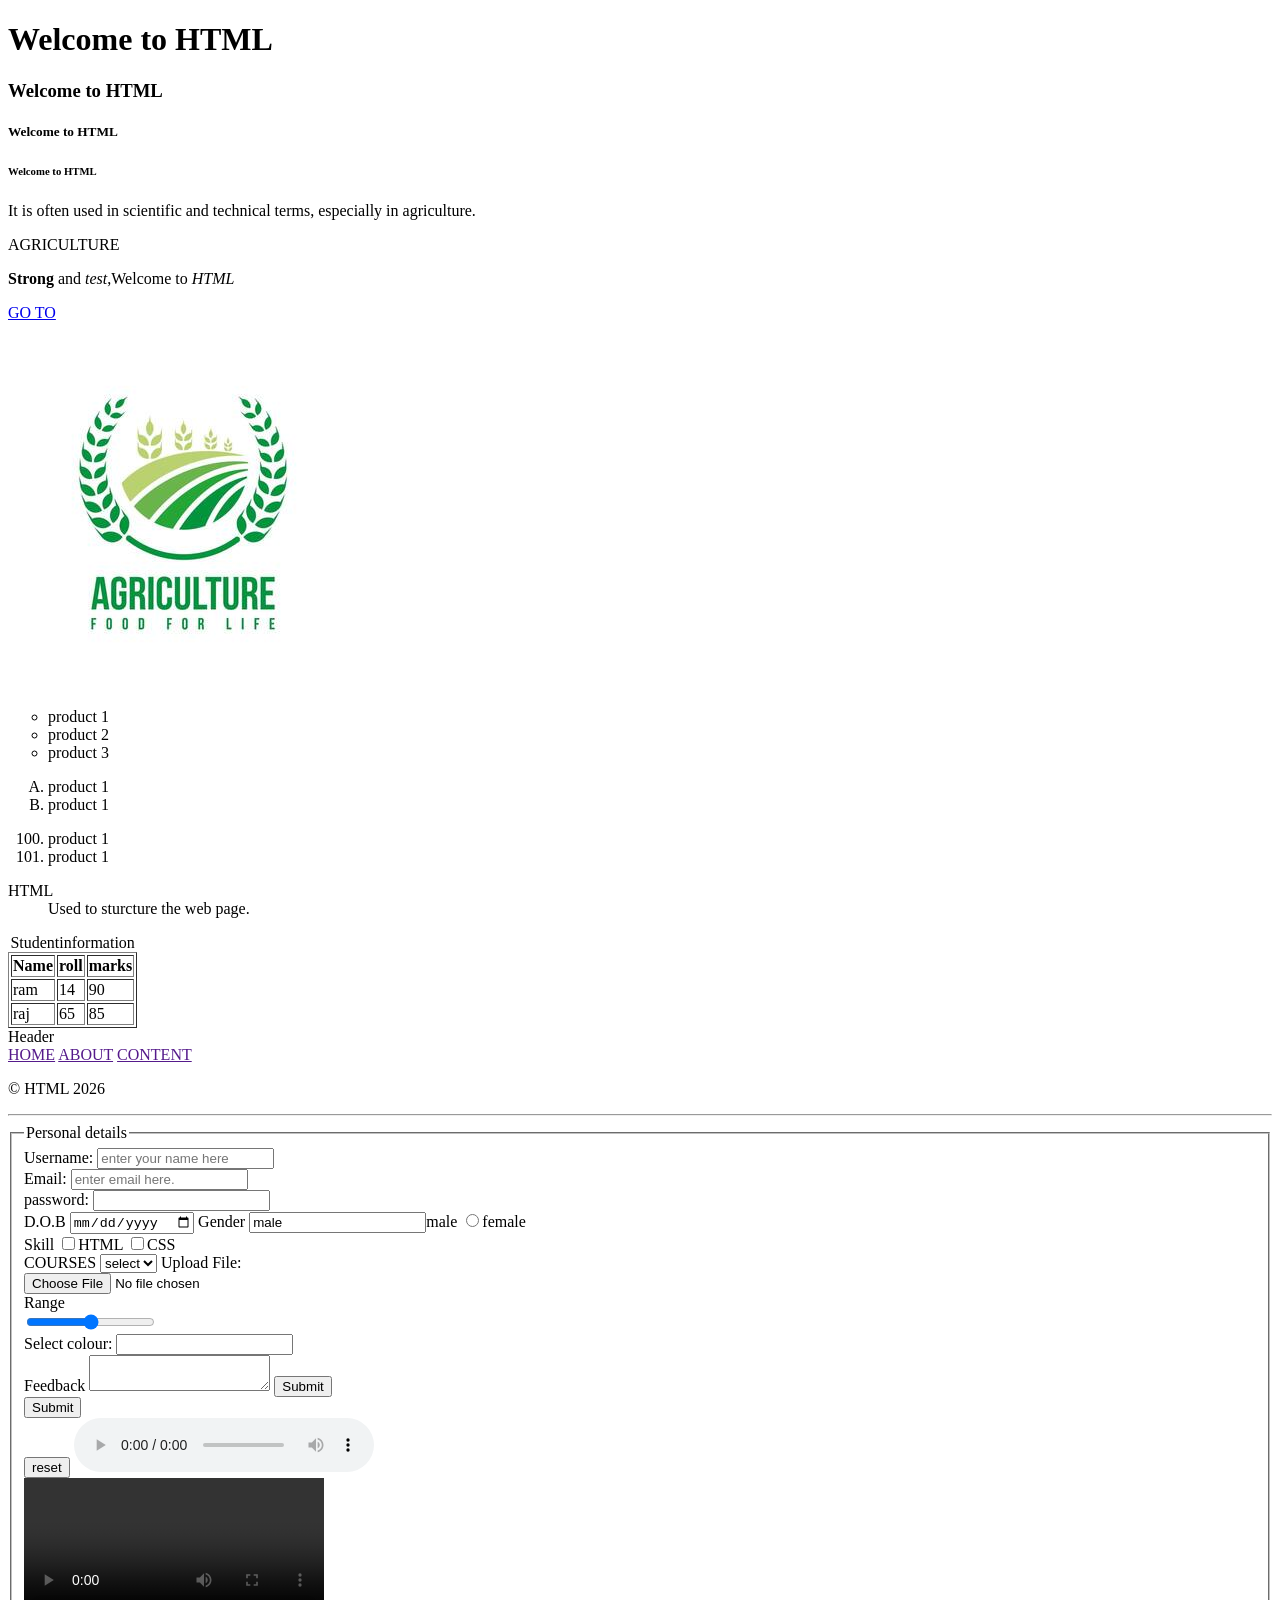
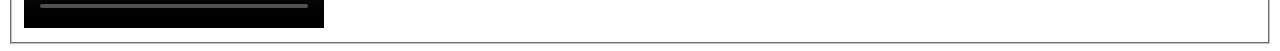
<file: index.html>
<!DOCTYPE html>
<html lang="en">
<head>
    <meta charset="UTF-8">
    <meta name="viewport" content="width=device-width, initial-scale=1.0">
    <title>Agri</title>
    <link rel="shortcut icon" href="agri.jpg" type="image/x-icon">
</head>
<body>
    <!--heading-->
    <h1>Welcome to HTML</h1>
    <h3>Welcome to HTML</h3>
    <h5>Welcome to HTML</h5>
    <h6>Welcome to HTML</h6>
    <!--paragrah-->
    <p> It is often used in scientific and technical terms, especially in agriculture.</p>
    <article>AGRICULTURE</article>
    <P><strong>Strong</strong> and <i>test</i>,Welcome to <em>HTML</em></P>
    <!--LINKS AND IMAGES-->
    <a href="test.html">GO TO</a>
    <p>
    <img src="agri.jpg" alt="HTML COURSE" height="" width="">
    </p>
    <!-- LISTS -->
     <!-- unordered link -->
    <ul type="circle">
        <li>product 1</li>
        <li>product 2</li>
        <li>product 3</li>
    </ul>
    <!-- ordered link -->
    <ol type="A">
        <li>product 1</li>
        <li>product 1</li>
    </ol>
    <ol start="100">
        <li>product 1</li>
        <li>product 1</li>
    </ol>
     <!-- description link -->
    <dl>
        <!-- description title or name -->
         <dt>HTML</dt>
         <dd>Used to sturcture the web page.</dd>

    </dl>
    <!-- table -->
    <table border="1">
        <caption>Studentinformation</caption>
        <thead>
            <tr>
                <th>Name</th>
                <th>roll</th>
                <th>marks</th>
            </tr>
            
        </thead>
        <tbody>
            <tr>
                <td>ram</td>
                <td>14</td>
                <td>90</td>
                

            </tr>
            <tr>
                <td>raj</td>
                <td>65</td>
                <td>85</td>
            </tr>
        </tbody>

    </table>
    <header>Header</header>
    <nav>
        <a href="">HOME</a>
        <a href="">ABOUT</a>
        <a href="">CONTENT</a>
    </nav>
    <footer>
        <p>&copy; HTML 2026</p>
    </footer>
    <hr>
    <!-- forms -->
     <fieldset>
        <legend>Personal details</legend>
     <form action="" method="get">
        <label for="Username">Username: </label>
        <input type="text" name="username" id="user1" placeholder="enter your name here">
        <br>
        <label for="email">Email:  </label>
        <input type="text" name="" id="" placeholder="enter email here.">
        <br>
        <label for="password">password:</label>
        <input type="password" name="" id="">
        <br>
        <label for="date of birth">D.O.B</label>
        <input type="date" name="" id="">
        <label for="">Gender</label>
        <input type="ratio" name="gender" id="" value="male" checked>male
        <input type="radio" name="" id=""value="female">female <br>
        <label for="skill">Skill</label>
        <input type="checkbox" name="" id="" value="HTML">HTML
        <input type="checkbox" name="" id="" value="HTML">CSS <br>
        <label for="">COURSES</label>
        <select name="" id="">
            <option value="">select</option>
            <option value="">react</option>
        </select>
         
        <label for="">Upload File:</label><br>
        <input type="file" name="" id="" accept=".pdf, .docx"><br>
        <label for="">Range</label><br>
        <input type="range" name="" id="" max="100" min="0" value="50"><br>
        <label for="">Select colour:</label>
        <input type="colour" name="" id=""><br>
        <label for="">Feedback</label>
        <textarea maxlength="200" name="" id=""></textarea>
        <button>Submit</button><br>
        <input type="submit" name="" id="" value="Submit"><br>
        <input type="reset" name="" id="" value="reset">

        <!--muti media element-->
        <audio src="" controls>
            <source src="audio.mp3" type="audio/mp3">


        </audio>
        <br>

        <video src="" controls>
            <source src="video.mp4" type="video">

        </video>






        </fieldset>

     </form>



</body>
</html>
</file>
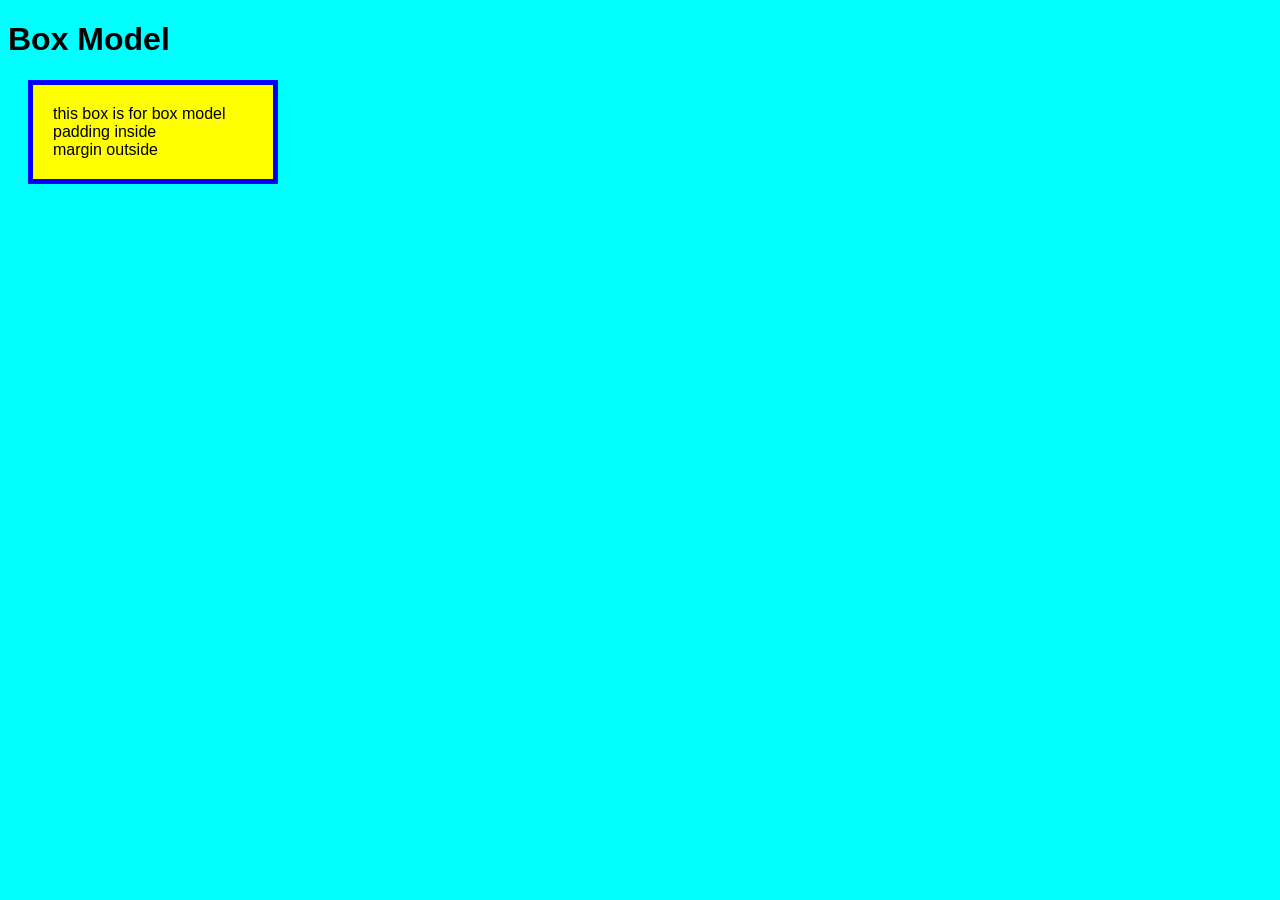
<file: boxmodel.html>
<!DOCTYPE html>
<html lang="en">
<head>
    <meta charset="UTF-8">
    <meta name="viewport" content="width=device-width, initial-scale=1.0">
    <title>Document</title>
    <style>
        body{
            background-color: aqua;
            font-family: Arial, Helvetica, sans-serif;

        }
        .box{
            width: 250px;
            padding: 20px;
            border: 5px solid blue;
            margin: 20px;
            background-color: yellow; 
            box-sizing: border-box;


        }
    </style>

</head>
<body>

    <h1>Box Model</h1>
    <div class="box">
        this box is for box model <br>
        padding inside <br>
        margin outside
    </div>



    




</body>
</html>
</file>
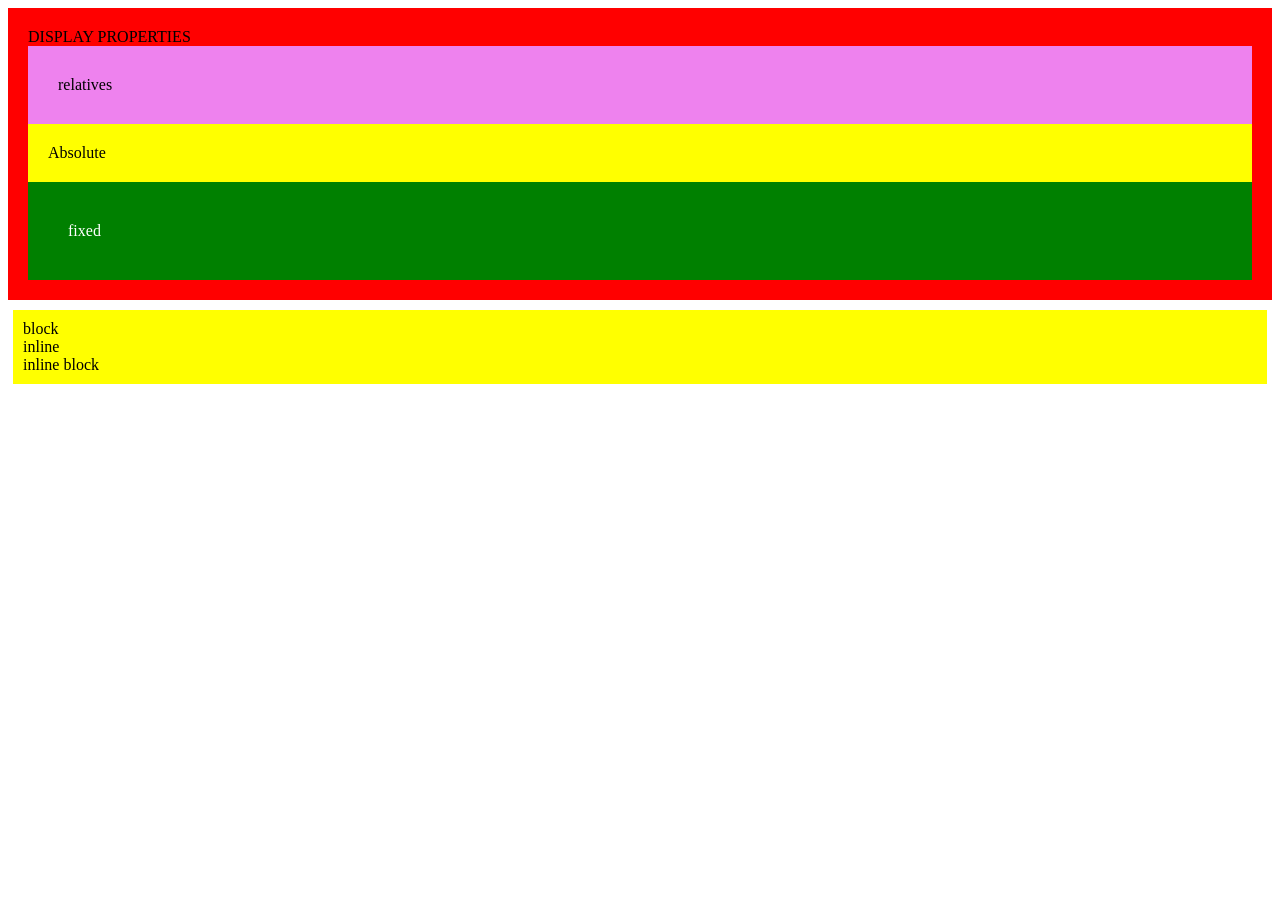
<file: displayproperties.html>
<!DOCTYPE html>
<html lang="en">
<head>
    <meta charset="UTF-8">
    <meta name="viewport" content="width=device-width, initial-scale=1.0">
    <title>Document</title>
    <style>
        .main{
            position: relative;
            padding: 20px;
            background: red;
            margin-bottom: 10px;

        }
        .relative{
            background: violet;
            padding: 30px;
            left: 20px;
            top: 30px;


        }
        .absolute{
 
            background: yellow;
            padding: 20px;
            right: 10px;
            bottom: 10px;


        }
        .fixed{
           
            background: green;
            padding: 40px;
            color:white;
        }
        .display{
            background: yellow;
            padding: 10px ;
            margin: 5px;

        }
        .block{
            display: block;

        }
        .inline{
            display: inline;
        }
        .inline-block{
            display: inline-block;
            width: 120px;
        }
    </style>
</head>
<body>
    <div class="main"> DISPLAY PROPERTIES
        <div class="relative">
            relatives

        </div>
        <div class="absolute">Absolute</div>
        <div class="fixed">fixed</div>

    </div>



    <div class="display">
        <!--start from new line-->
        <div class="block">block</div>
         <!--stay on same line-->
        <div class="inline">inline</div><br>
        <!--same as inline, width height -->
        <div class="inline-block">inline block</div>
             
    </div>
    
</body>
</html>
</file>
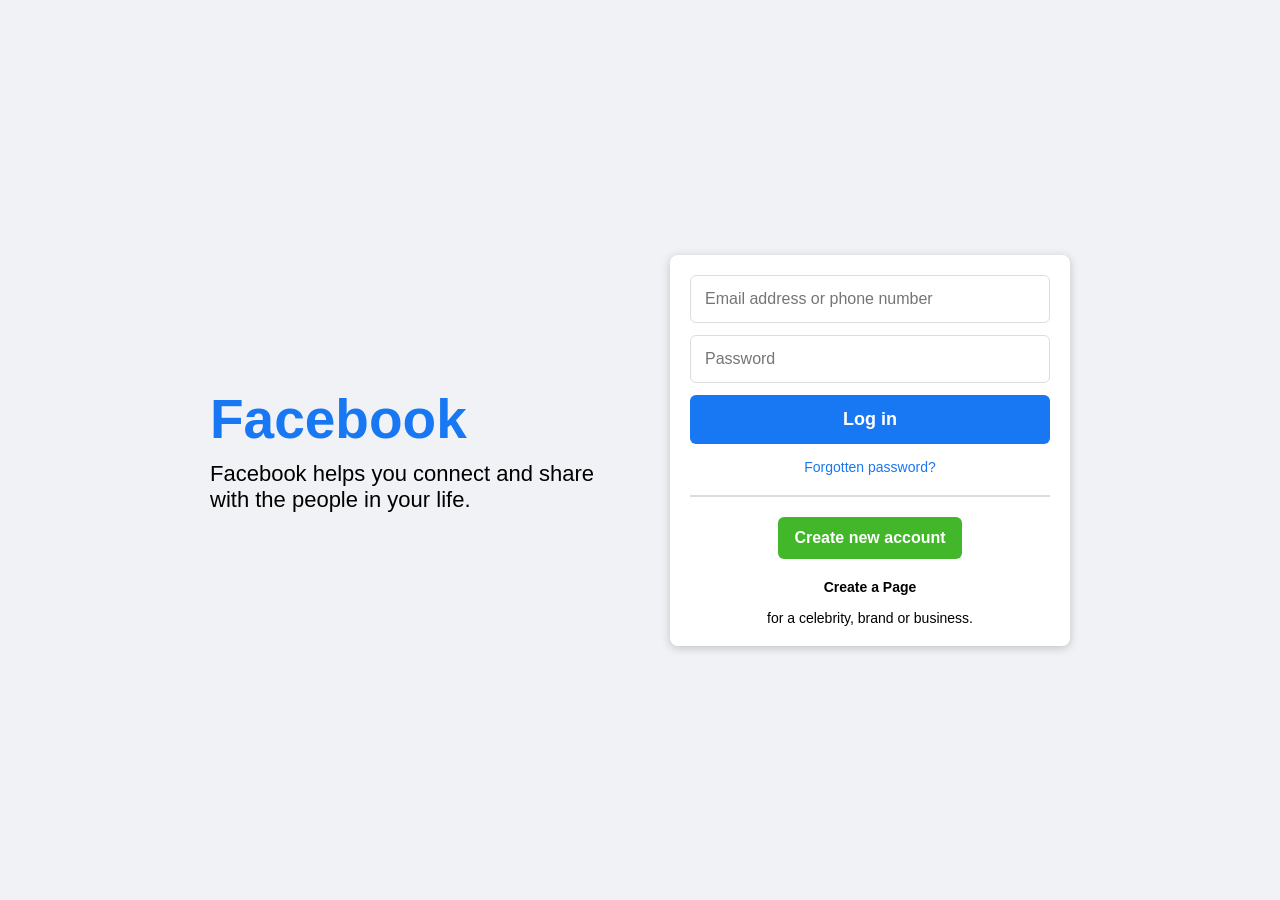
<file: fb.html>
<!DOCTYPE html>
<html lang="en">
<head>
    <meta charset="UTF-8">
    <meta name="viewport" content="width=device-width, initial-scale=1.0">
    <title>Facebook Login</title>

    <style>
        * {
            margin: 0;
            padding: 0;
            box-sizing: border-box;
            font-family: Arial, Helvetica, sans-serif;
        }

        body {
            background-color: #f0f2f5;
        }

        .main {
            display: flex;
            justify-content: center;
            align-items: center;
            height: 100vh;
            gap: 60px;
        }

        .left {
            width: 400px;
        }

        .logo {
            color: #1877f2;
            font-size: 55px;
            font-weight: bold;
        }

        .tagline {
            font-size: 22px;
            margin-top: 10px;
        }

        .right {
            width: 400px;
        }

        .loginfrom {
            background: white;
            padding: 20px;
            border-radius: 8px;
            box-shadow: 0 2px 10px rgba(0,0,0,0.2);
            text-align: center;
        }

        .loginfrom input {
            width: 100%;
            padding: 14px;
            margin-bottom: 12px;
            border: 1px solid #ddd;
            border-radius: 6px;
            font-size: 16px;
        }

        .loginfrom button {
            width: 100%;
            padding: 14px;
            background-color: #1877f2;
            color: white;
            border: none;
            border-radius: 6px;
            font-size: 18px;
            font-weight: bold;
            cursor: pointer;
        }

        .loginfrom button:hover {
            background-color: #166fe5;
        }

        .loginfrom a {
            display: block;
            margin: 15px 0;
            color: #1877f2;
            text-decoration: none;
            font-size: 14px;
        }

        .loginfrom a:hover {
            text-decoration: underline;
        }

        hr {
            margin: 20px 0;
            border: 1px solid #ddd;
        }

        .loginfrom button:last-of-type {
            background-color: #42b72a;
            width: auto;
            padding: 12px 16px;
            font-size: 16px;
        }

        .loginfrom button:last-of-type:hover {
            background-color: #36a420;
        }

        .right p {
            margin-top: 20px;
            font-size: 14px;
            text-align: center;
        }

        .right p a {
            font-weight: bold;
            color: black;
            text-decoration: none;
        }

        .right p a:hover {
            text-decoration: underline;
        }
    </style>

</head>

<body>
    <div class="main">
        <div class="left">
            <h1 class="logo">Facebook</h1>
            <p class="tagline">Facebook helps you connect and share with the people in your life.</p>
        </div>

        <div class="right">
            <div class="loginfrom">
                <form action="">
                    <input type="text" placeholder="Email address or phone number">
                    <input type="password" placeholder="Password">
                    <button>Log in</button>
                    <a href="#">Forgotten password?</a>
                    <hr>
                    <button>Create new account</button>
                </form>
                <div>
                    <p><a href="#">Create a Page</a> for a celebrity, brand or business.</p>
                </div>
            </div>
        </div>
    </div>
</body>
</html>
</file>
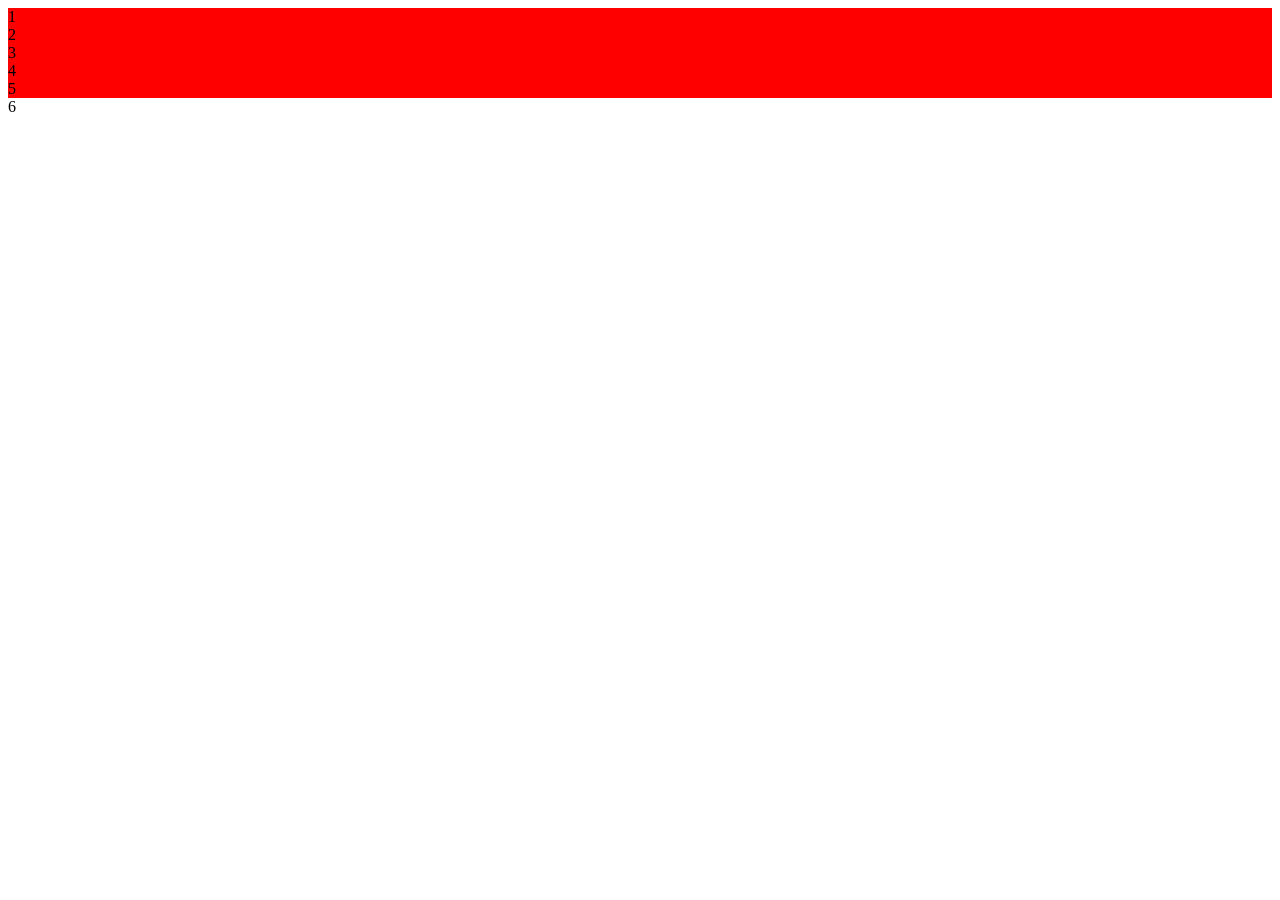
<file: flexboxandgrid.html>
<!DOCTYPE html>
<html lang="en">
<head>
    <meta charset="UTF-8">
    <meta name="viewport" content="width=device-width, initial-scale=1.0">
    <title>Document</title>
</head>
<style>
    .main{
        display: flex;
        justify-content: space-between;
        align-items: center;
        height: 150px;
        flex-direction: column;


    }
    .flex-item{
        padding: 20px;
        background: red;
    }
    .grid-item{
        background-color: red;
        grid-template-columns: repeat(3.1fr);
        column-gap: 10px;
    }

</style>
<body>
    <!--<h2>Flexbox</h2>
    <div class="main">
        <div class="flex-item">Item 1</div>
        <div class="flex-item">Item 2</div>
        <div class="flex-item">Item 3</div>
    </div>-->
<div>
    <div class="grid-item">1</div>
    <div class="grid-item">2</div>
    <div class="grid-item">3</div>
    <div class="grid-item">4</div>
    <div class="grid-item">5</div>
    <div calss="grid-item">6</div>

</div>
    
</body>
</html>
</file>
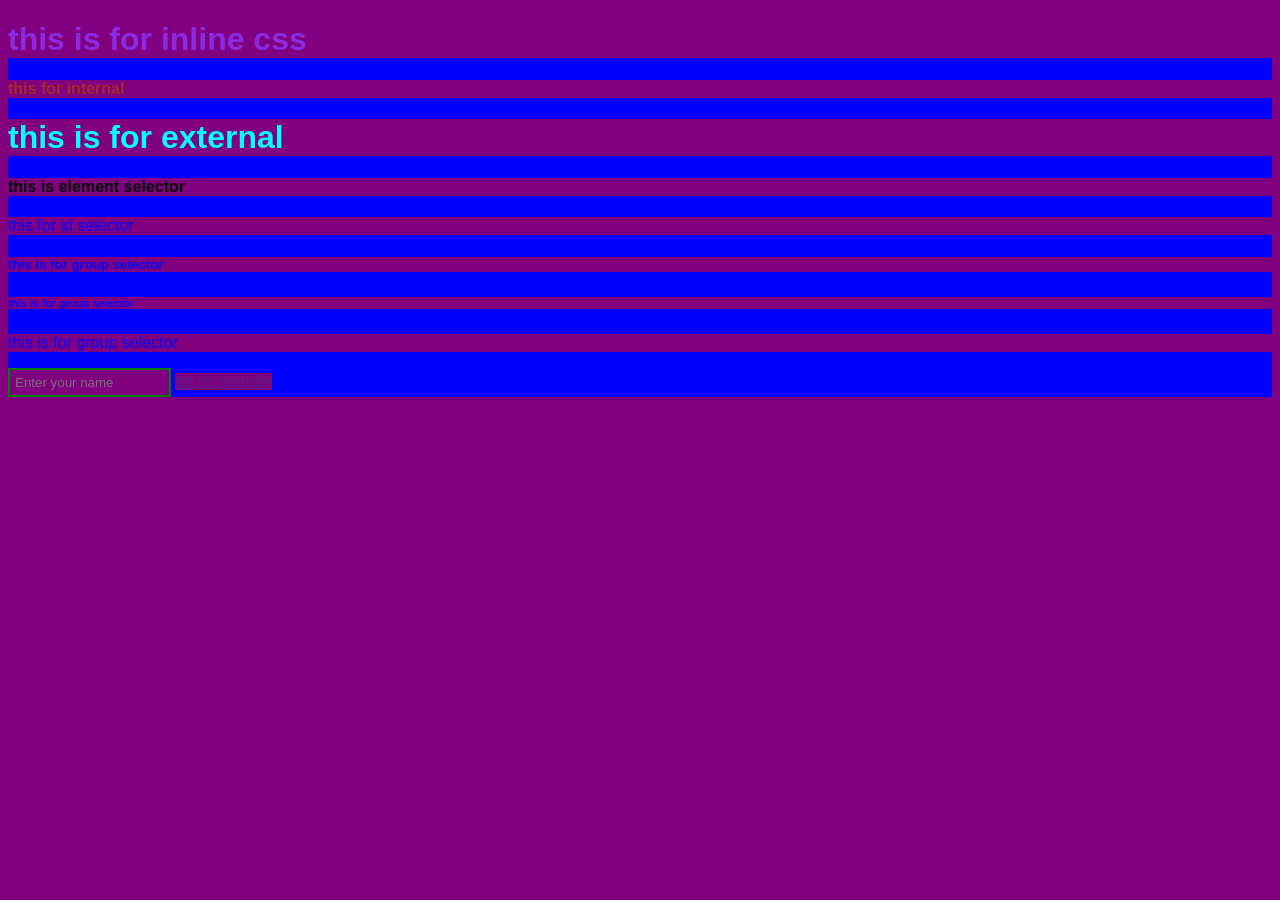
<file: inroCSS.html>
<!DOCTYPE html>
<html lang="en">
<head>
    <meta charset="UTF-8">
    <meta name="viewport" content="width=device-width, initial-scale=1.0">
    <title>Document</title>
    <style>
        .internal{
            color: brown;
            font-weight: 900;
        }
    </style>
    <link rel="stylesheet" href="inroCSS.css">
</head>

<body>
    <!--types of css-->
    <!--1.inline css, 2. internal css , 3.external css-->
    <!--inline css -->
    <h1 style="color: blueviolet;">this is for inline css</h1>
    <!--2.internal css -->
    <p class="internal">
        this for internal
    </p>
    <!--2.external css -->

    <h1 class="EXT">this is for external</h1>
    <h4>this is element selector</h4>
    <p id="id1">this for id selector</p>

    <h5>this is for group selector</h5>
    <h6>this is for group selector</h6>
    <p>this is for group selector</p>
    

    <input type="text" name="" id="" placeholder="Enter your name">
    <a href="">go to youtube</a>




    
    
</body>
</html>
</file>
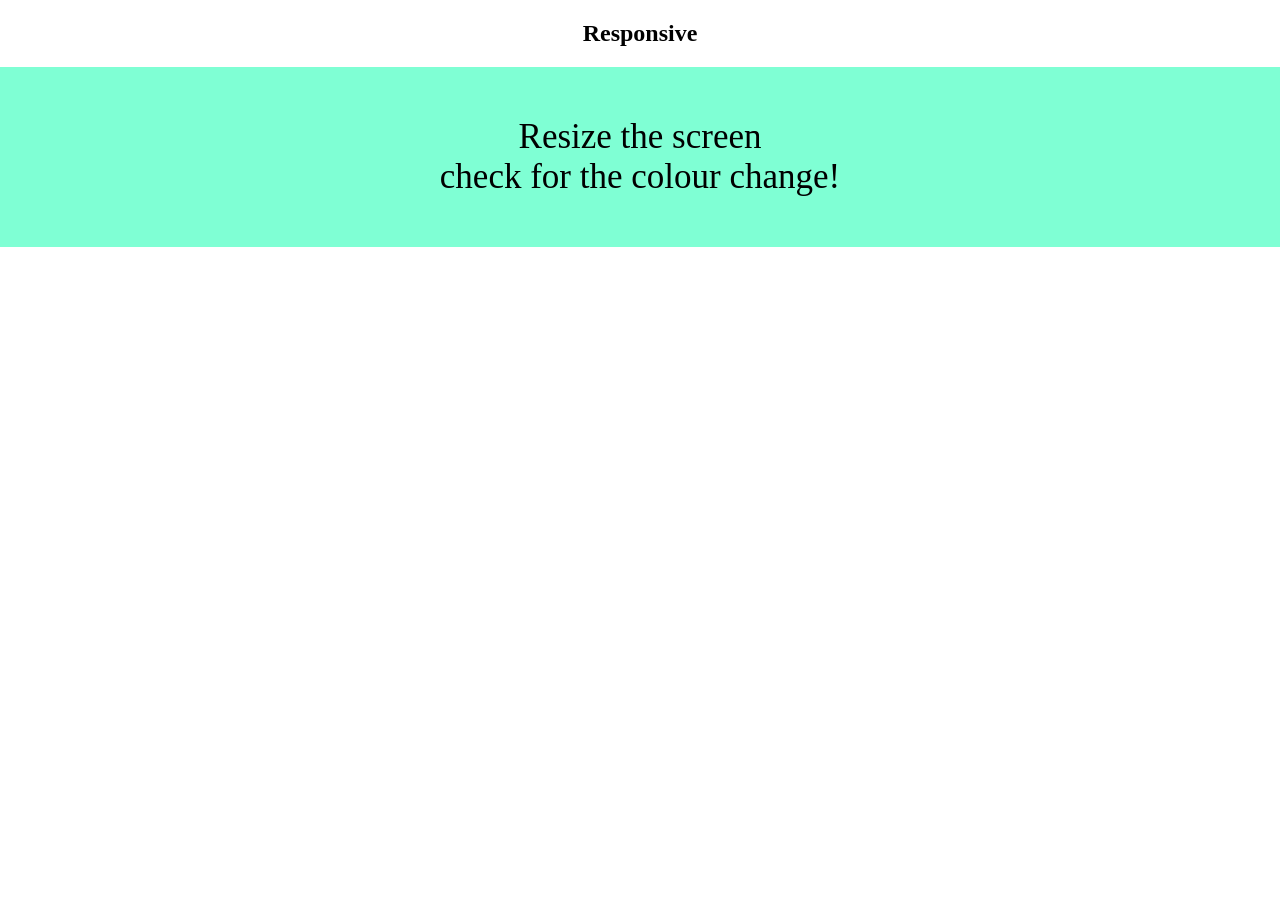
<file: responsive.html>
<!DOCTYPE html>
<html lang="en">
<head>
    <meta charset="UTF-8">
    <meta name="viewport" content="width=device-width, initial-scale=1.0">
    <title>Document</title>
    <style>
        body{
            margin: 0;
            text-align: center;
        }
        .main{
            padding: 50px;
            font-size: 35px;

        }
        /*desktop devices */
        .main{
            background-color: aquamarine;

        }
       /* mobile devices */
        @media(max-width:600px){
            .main{
                background-color: green;
                font-size: 16px;

            }
        }
        /*tablet size*/
        @media(max-width:601px)and(max-width:1024px){
            .main{
                background-color: rebeccapurple;
                color: yellow;
                font-size: 25px;
            }
        }

    </style>
</head>

<body>
    <h2>Responsive</h2>
    <div class="main">
        Resize the screen <br>
        check for the colour change!
    </div>


</body>
</html>
</file>
<file: inroCSS.css>
body{
   background-color: blue;
}
.EXT{
    color:white;
}
/*CSS selector */
/*1.universal Selector */
*{
    background-color: purple;
    font-family: 'Gill Sans', 'Gill Sans MT', Calibri, 'Trebuchet MS', sans-serif;
}
/*2.element selector*/
h4{
    color: black;
}
/*3.class  selector*/
.EXT{
    color: aqua;
}
/*4.id selector*/
#idl{
    color: aqua;
}
/*5.group selector*/
h5,h6,p{
    color: blue;
}
/*6.attribute selector*/
input[type="text"]{
    border: 2px solid green;
    padding: 5px;

}
/*7.psuedo class selector */
a:hover{
    color: brown;
    background-color:black;
    cursor: pointer;
}
</file>
